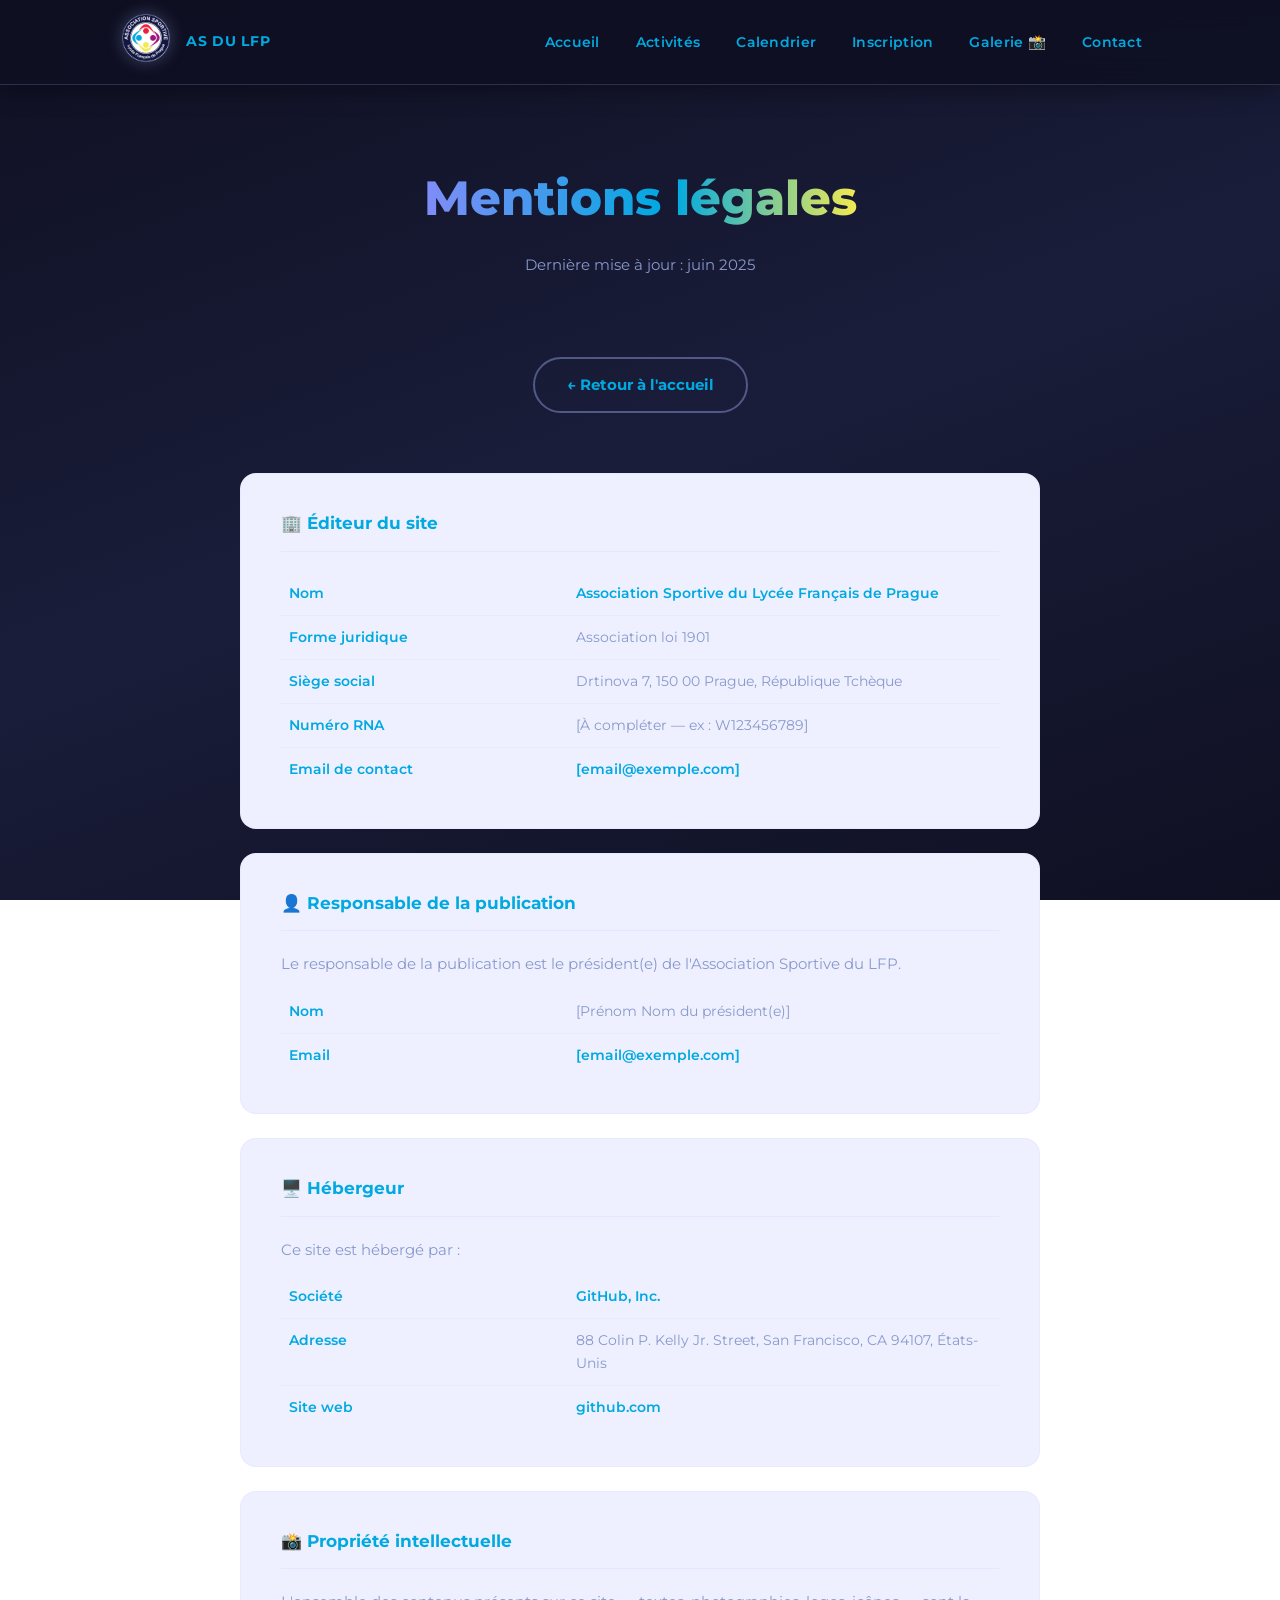
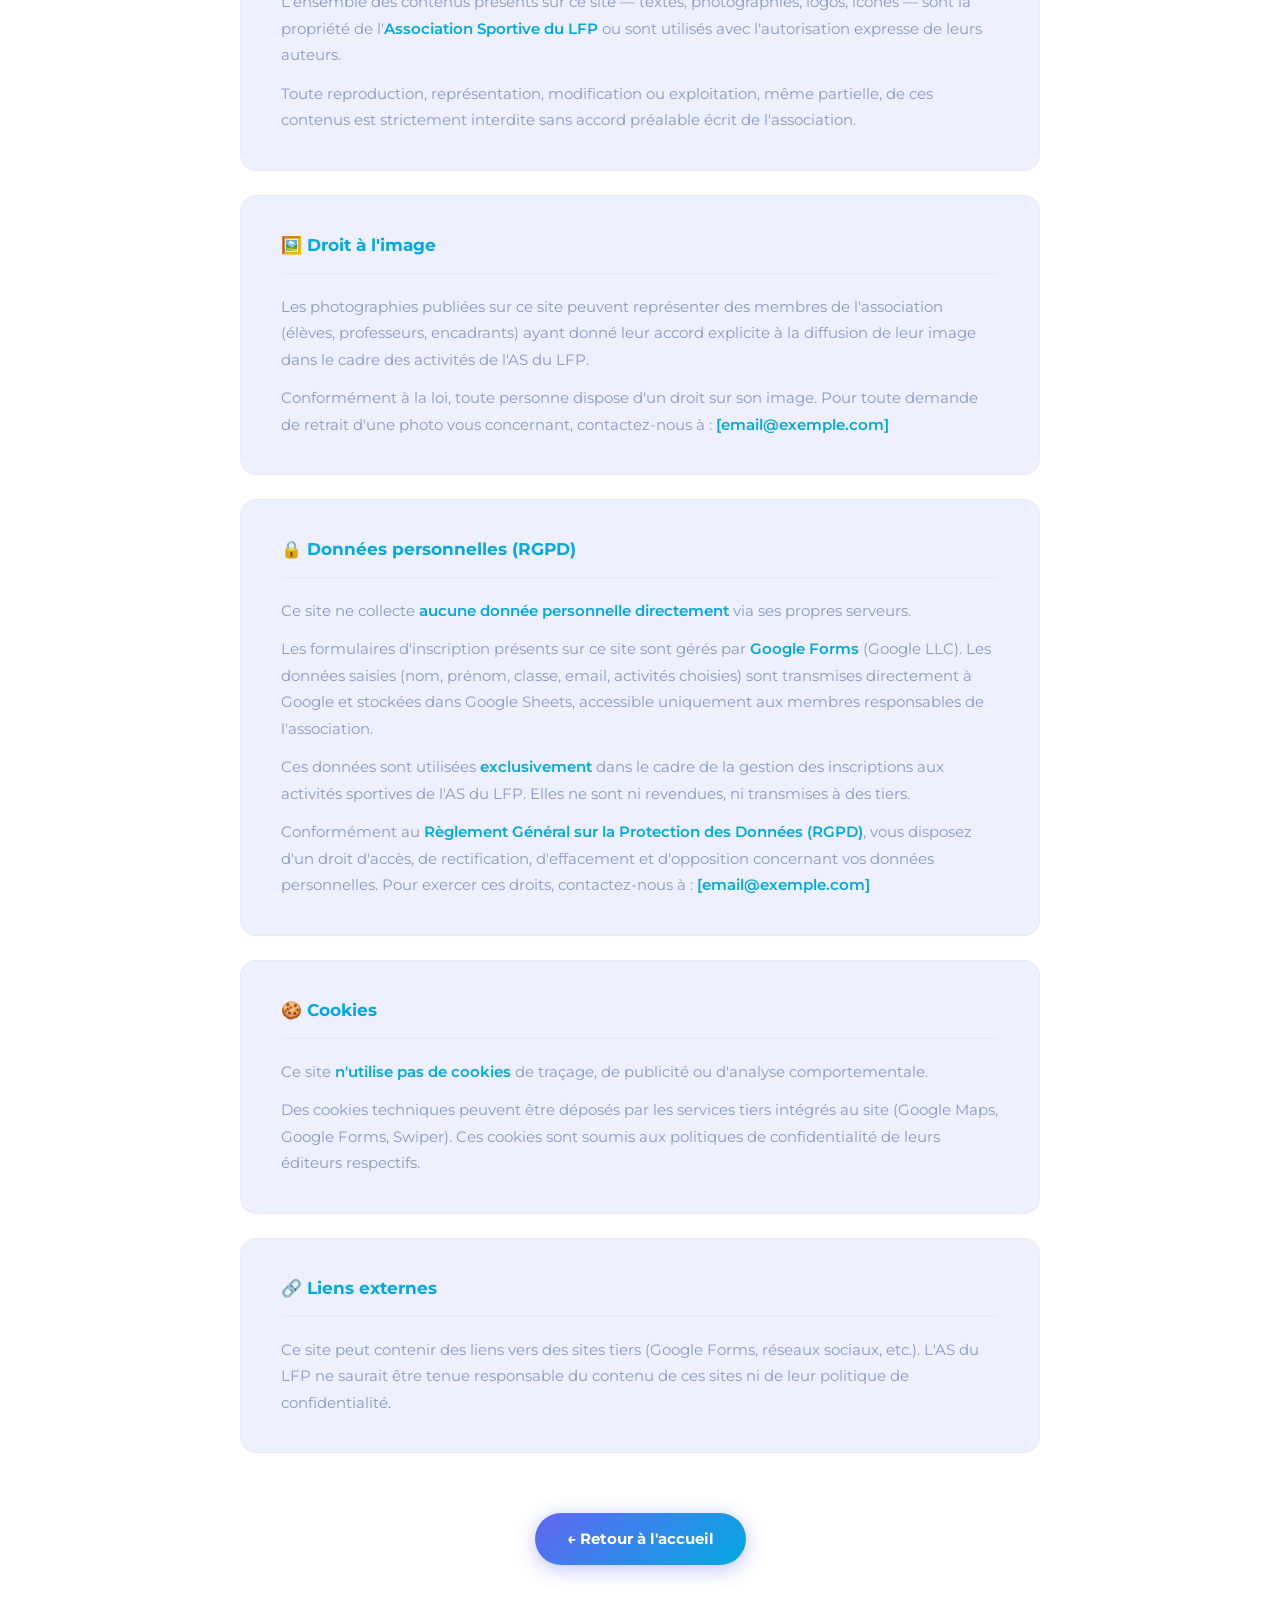
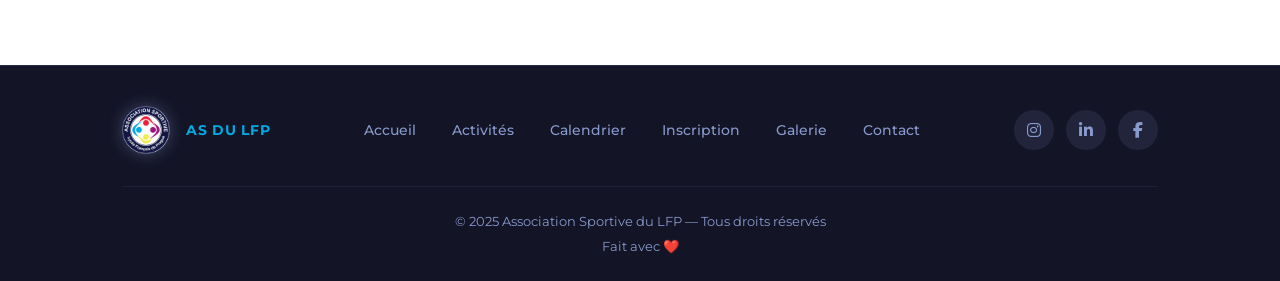
<file: mentions-legales.html>
<!DOCTYPE html>
<html lang="fr">
  <head>
    <meta charset="utf-8">
    <meta name="viewport" content="width=device-width, initial-scale=1">
    <title>Mentions légales — AS du LFP</title>
    <link rel="icon" type="image/png" href="img/Logos/logo-aslfp.png">
    <link rel="preconnect" href="https://fonts.googleapis.com">
    <link rel="preconnect" href="https://fonts.gstatic.com" crossorigin>
    <link href="https://fonts.googleapis.com/css2?family=Montserrat:wght@400;600;700;800&display=swap" rel="stylesheet">
    <link rel="stylesheet" href="CSS/styles.css">
    <link rel="stylesheet" href="https://cdnjs.cloudflare.com/ajax/libs/font-awesome/6.5.0/css/all.min.css">
    <style>
      /* ================================
         MENTIONS LÉGALES — styles locaux
      ================================ */
      .mentions-hero {
        padding: 160px 0 80px;
        text-align: center;
      }

      .mentions-hero h1 {
        font-size: clamp(2rem, 4vw, 3rem);
        font-weight: 800;
        color: #fff;
        margin-bottom: 16px;
      }

      .mentions-hero p {
        color: var(--texte-secondaire);
        font-size: 0.95rem;
      }

      .mentions-content {
        padding: 0 0 100px;
      }

      .mentions-grid {
        display: flex;
        flex-direction: column;
        gap: 24px;
        max-width: 800px;
        margin: 0 auto;
      }

      .mention-card {
        background: var(--fond-carte);
        border-radius: var(--radius);
        padding: 36px 40px;
        border: 1px solid rgba(165, 180, 252, 0.1);
        transition: border-color var(--transition);
      }

      .mention-card:hover {
        border-color: rgba(165, 180, 252, 0.25);
      }

      .mention-card h2 {
        font-size: 1.05rem;
        font-weight: 700;
        color: var(--accent);
        margin-bottom: 20px;
        padding-bottom: 14px;
        border-bottom: 1px solid rgba(165, 180, 252, 0.15);
        display: flex;
        align-items: center;
        gap: 10px;
      }

      .mention-card p {
        color: var(--texte-secondaire);
        font-size: 0.92rem;
        line-height: 1.8;
        margin-bottom: 12px;
      }

      .mention-card p:last-child {
        margin-bottom: 0;
      }

      .mention-card strong {
        color: var(--texte);
        font-weight: 600;
      }

      .mention-card a {
        color: var(--accent);
        text-decoration: none;
        font-weight: 600;
        transition: opacity var(--transition);
      }

      .mention-card a:hover {
        opacity: 0.75;
      }

      .mention-table {
        width: 100%;
        border-collapse: collapse;
        margin-top: 8px;
        font-size: 0.9rem;
      }

      .mention-table tr {
        border-bottom: 1px solid rgba(165, 180, 252, 0.1);
      }

      .mention-table tr:last-child {
        border-bottom: none;
      }

      .mention-table td {
        padding: 10px 8px;
        color: var(--texte-secondaire);
        vertical-align: top;
      }

      .mention-table td:first-child {
        font-weight: 600;
        color: var(--texte);
        width: 40%;
        white-space: nowrap;
      }

      .back-btn {
        text-align: center;
        margin-bottom: 60px;
      }

      /* Responsive */
      @media (max-width: 768px) {
        .mention-card {
          padding: 24px 20px;
        }

        .mention-table td:first-child {
          white-space: normal;
        }
      }
    </style>
  </head>

  <body>

    <!-- HEADER -->
    <header class="header">
      <div class="container">
        <div class="header-content">
          <div class="logo-section">
            <a href="index.html" class="logo-link">
              <img src="img/Logos/logo-aslfp.png" alt="Logo AS LFP" class="logo">
            </a>
            <span class="as-title">AS du LFP</span>
          </div>

          <!-- Menu desktop -->
          <nav class="main-nav desktop-nav">
            <ul>
              <li><a href="index.html#hero">Accueil</a></li>
              <li><a href="index.html#activites">Activités</a></li>
              <li><a href="index.html#calendrier">Calendrier</a></li>
              <li><a href="index.html#inscription">Inscription</a></li>
              <li><a href="galerie.html">Galerie 📸</a></li>
              <li><a href="index.html#contact">Contact</a></li>
            </ul>
          </nav>

          <!-- Bouton burger -->
          <button class="burger" aria-label="Ouvrir le menu">
            <span></span>
            <span></span>
            <span></span>
          </button>

          <!-- Menu mobile -->
          <nav class="main-nav mobile-nav">
            <ul>
              <li><a href="index.html#hero">Accueil</a></li>
              <li><a href="index.html#activites">Activités</a></li>
              <li><a href="index.html#calendrier">Calendrier</a></li>
              <li><a href="index.html#inscription">Inscription</a></li>
              <li><a href="galerie.html">Galerie 📸</a></li>
              <li><a href="index.html#contact">Contact</a></li>
            </ul>
          </nav>

        </div>
      </div>
    </header>

    <!-- HERO MENTIONS -->
    <section class="mentions-hero">
      <div class="container">
        <h1>
          <span class="as-highlight">Mentions</span>
          <span class="highlight"> légales</span>
        </h1>
        <p>Dernière mise à jour : juin 2025</p>
      </div>
    </section>

    <!-- CONTENU MENTIONS -->
    <section class="mentions-content">
      <div class="container">

        <div class="back-btn">
          <a href="index.html" class="btn btn-secondary">← Retour à l'accueil</a>
        </div>

        <div class="mentions-grid">

          <!-- 1. Éditeur -->
          <div class="mention-card">
            <h2>🏢 Éditeur du site</h2>
            <table class="mention-table">
              <tr>
                <td>Nom</td>
                <td><strong>Association Sportive du Lycée Français de Prague</strong></td>
              </tr>
              <tr>
                <td>Forme juridique</td>
                <td>Association loi 1901</td>
              </tr>
              <tr>
                <td>Siège social</td>
                <td>Drtinova 7, 150 00 Prague, République Tchèque</td>
              </tr>
              <tr>
                <td>Numéro RNA</td>
                <td>[À compléter — ex : W123456789]</td>
              </tr>
              <tr>
                <td>Email de contact</td>
                <td><a href="mailto:[email@exemple.com]">[email@exemple.com]</a></td>
              </tr>
            </table>
          </div>

          <!-- 2. Responsable publication -->
          <div class="mention-card">
            <h2>👤 Responsable de la publication</h2>
            <p>
              Le responsable de la publication est le président(e) de l'Association Sportive du LFP.
            </p>
            <table class="mention-table">
              <tr>
                <td>Nom</td>
                <td>[Prénom Nom du président(e)]</td>
              </tr>
              <tr>
                <td>Email</td>
                <td><a href="mailto:[email@exemple.com]">[email@exemple.com]</a></td>
              </tr>
            </table>
          </div>

          <!-- 3. Hébergeur -->
          <div class="mention-card">
            <h2>🖥️ Hébergeur</h2>
            <p>Ce site est hébergé par :</p>
            <table class="mention-table">
              <tr>
                <td>Société</td>
                <td><strong>GitHub, Inc.</strong></td>
              </tr>
              <tr>
                <td>Adresse</td>
                <td>88 Colin P. Kelly Jr. Street, San Francisco, CA 94107, États-Unis</td>
              </tr>
              <tr>
                <td>Site web</td>
                <td><a href="https://github.com" target="_blank" rel="noopener">github.com</a></td>
              </tr>
            </table>
          </div>

          <!-- 4. Propriété intellectuelle -->
          <div class="mention-card">
            <h2>📸 Propriété intellectuelle</h2>
            <p>
              L'ensemble des contenus présents sur ce site — textes, photographies, logos, icônes —
              sont la propriété de l'<strong>Association Sportive du LFP</strong> ou sont utilisés
              avec l'autorisation expresse de leurs auteurs.
            </p>
            <p>
              Toute reproduction, représentation, modification ou exploitation, même partielle,
              de ces contenus est strictement interdite sans accord préalable écrit de l'association.
            </p>
          </div>

          <!-- 5. Droit à l'image -->
          <div class="mention-card">
            <h2>🖼️ Droit à l'image</h2>
            <p>
              Les photographies publiées sur ce site peuvent représenter des membres de l'association
              (élèves, professeurs, encadrants) ayant donné leur accord explicite à la diffusion
              de leur image dans le cadre des activités de l'AS du LFP.
            </p>
            <p>
              Conformément à la loi, toute personne dispose d'un droit sur son image.
              Pour toute demande de retrait d'une photo vous concernant, contactez-nous à :
              <a href="mailto:[email@exemple.com]">[email@exemple.com]</a>
            </p>
          </div>

          <!-- 6. RGPD -->
          <div class="mention-card">
            <h2>🔒 Données personnelles (RGPD)</h2>
            <p>
              Ce site ne collecte <strong>aucune donnée personnelle directement</strong>
              via ses propres serveurs.
            </p>
            <p>
              Les formulaires d'inscription présents sur ce site sont gérés par
              <strong>Google Forms</strong> (Google LLC). Les données saisies
              (nom, prénom, classe, email, activités choisies) sont transmises directement
              à Google et stockées dans Google Sheets, accessible uniquement
              aux membres responsables de l'association.
            </p>
            <p>
              Ces données sont utilisées <strong>exclusivement</strong> dans le cadre
              de la gestion des inscriptions aux activités sportives de l'AS du LFP.
              Elles ne sont ni revendues, ni transmises à des tiers.
            </p>
            <p>
              Conformément au <strong>Règlement Général sur la Protection des Données (RGPD)</strong>,
              vous disposez d'un droit d'accès, de rectification, d'effacement et d'opposition
              concernant vos données personnelles. Pour exercer ces droits, contactez-nous à :
              <a href="mailto:[email@exemple.com]">[email@exemple.com]</a>
            </p>
          </div>

          <!-- 7. Cookies -->
          <div class="mention-card">
            <h2>🍪 Cookies</h2>
            <p>
              Ce site <strong>n'utilise pas de cookies</strong> de traçage, de publicité
              ou d'analyse comportementale.
            </p>
            <p>
              Des cookies techniques peuvent être déposés par les services tiers intégrés
              au site (Google Maps, Google Forms, Swiper). Ces cookies sont soumis aux
              politiques de confidentialité de leurs éditeurs respectifs.
            </p>
          </div>

          <!-- 8. Liens externes -->
          <div class="mention-card">
            <h2>🔗 Liens externes</h2>
            <p>
              Ce site peut contenir des liens vers des sites tiers (Google Forms, réseaux sociaux, etc.).
              L'AS du LFP ne saurait être tenue responsable du contenu de ces sites
              ni de leur politique de confidentialité.
            </p>
          </div>

        </div><!-- fin mentions-grid -->

        <div class="back-btn" style="margin-top: 60px; margin-bottom: 0;">
          <a href="index.html" class="btn">← Retour à l'accueil</a>
        </div>

      </div>
    </section>

    <!-- FOOTER -->
    <footer class="footer">
      <div class="container">
        <div class="footer-content">
          <div class="logo-section">
            <img src="img/Logos/logo-aslfp.png" alt="Logo AS LFP" class="logo">
            <span class="as-title">AS du LFP</span>
          </div>

          <nav class="footer-nav">
            <a href="index.html#hero">Accueil</a>
            <a href="index.html#activites">Activités</a>
            <a href="index.html#calendrier">Calendrier</a>
            <a href="index.html#inscription">Inscription</a>
            <a href="galerie.html">Galerie</a>
            <a href="index.html#contact">Contact</a>
          </nav>

          <div class="social-links">
            <a target="_blank" href="#" title="Instagram">
              <i class="fa-brands fa-instagram"></i>
            </a>
            <a target="_blank" href="https://cz.linkedin.com/school/lyc%C3%A9e-fran%C3%A7ais-de-prague/" title="Linkedin">
              <i class="fa-brands fa-linkedin-in"></i>
            </a>
            <a target="_blank" href="https://www.facebook.com/lyceefrancaisprague/#" title="Facebook">
              <i class="fa-brands fa-facebook-f"></i>
            </a>
          </div>
        </div>

        <div class="footer-bottom">
          <p>© 2025 Association Sportive du LFP — Tous droits réservés</p>
          <p style="margin-top:4px;">Fait avec ❤️</p>
        </div>
      </div>
    </footer>

    <script src="JS/script.js"></script>

  </body>
</html>
</file>
<file: CSS/styles.css>
/* ================================
   VARIABLES & BASE
================================ */
:root {
  --fond: #F8F9FF;
  --fond-section: #FFFFFF;
  --fond-carte: #EEF0FF;
  --accent: #02A9E1;
  --accent-2: #F3EA4F;
  --texte: #02A9E1;
  --texte-secondaire: #8899cc;
  --radius: 16px;
  --radius-sm: 8px;
  --ombre: 0 8px 32px rgba(0,0,0,0.4);
  --transition: 0.3s ease;
}

* {
  margin: 0;
  padding: 0;
  box-sizing: border-box;
}

html {
  scroll-behavior: smooth;
}

body {
  background: linear-gradient(160deg, #0f1022 0%, #1a1d3a 50%, #0f1022 100%) fixed;
  color: var(--texte);
  font-family: 'Montserrat', sans-serif;
  font-size: 16px;
  line-height: 1.6;
}

.container {
  max-width: 1100px;
  margin: 0 auto;
  padding: 0 32px;
}

/* ================================
   HEADER
================================ */
.header {
  position: fixed;
  top: 0;
  left: 0;
  width: 100%;
  background: rgba(15, 16, 34, 0.92);
  backdrop-filter: blur(14px);
  -webkit-backdrop-filter: blur(14px);
  border-bottom: 1px solid rgba(165, 180, 252, 0.2);
  z-index: 1000;
  box-shadow: 0 4px 24px rgba(0,0,0,0.4);
}

.header-content {
  display: flex;
  align-items: center;
  justify-content: space-between;
  padding: 14px 0;
}

.logo-section {
  display: flex;
  align-items: center;
  gap: 16px;
}

.logo {
  height: 48px;
  filter: drop-shadow(0 0 8px rgba(165, 180, 252, 0.3));
}

.as-title {
  font-size: 0.9rem;
  font-weight: 700;
  color: var(--accent);
  letter-spacing: 0.05em;
  text-transform: uppercase;
}

.desktop-nav ul {
  list-style: none;
  display: flex;
  gap: 4px;
}

.desktop-nav a {
  color: var(--texte);
  text-decoration: none;
  font-size: 0.9rem;
  font-weight: 600;
  padding: 8px 16px;
  border-radius: 50px;
  transition: background var(--transition), color var(--transition);
  letter-spacing: 0.02em;
}

.desktop-nav a:hover,
.desktop-nav a.active {
  background: rgba(165, 180, 252, 0.15);
  color: #F3EA4F;
}

.header-scrolled {
  box-shadow: 0 8px 32px rgba(0,0,0,0.6);
  background: rgba(15, 16, 34, 0.98);
}

/* ================================
   HERO
================================ */
.hero {
  position: relative;
  height: 100vh;
  min-height: 600px;
  display: flex;
  align-items: center;
  justify-content: center;
  overflow: hidden;
}

.hero-background {
  position: absolute;
  inset: 0;
  z-index: 0;
}

.hero-background img {
  width: 100%;
  height: 100%;
  object-fit: cover;
  object-position: center;
}

.hero-background::after {
  content: '';
  position: absolute;
  inset: 0;
  background: linear-gradient(to bottom,
    rgba(15, 16, 34, 0.55) 0%,
    rgba(15, 16, 34, 0.7) 60%,
    rgba(15, 16, 34, 0.95) 100%
  );
}

.hero-content {
  position: relative;
  z-index: 2;
  text-align: center;
  padding: 0 24px;
  max-width: 800px;
}

.hero-text h2 {
  font-size: clamp(2rem, 5vw, 3.5rem);
  font-weight: 700;
  line-height: 1.2;
  margin-bottom: 20px;
  color: #fff;
}

.highlight {
  background: linear-gradient(90deg, var(--accent), var(--accent-2));
  -webkit-background-clip: text;
  background-clip: text;
  -webkit-text-fill-color: transparent;
}

.as-highlight {
  background: linear-gradient(90deg, #818cf8, var(--accent));
  -webkit-background-clip: text;
  background-clip: text;
  -webkit-text-fill-color: transparent;
}

.hero-text p {
  font-size: 1.1rem;
  color: rgba(255,255,255,0.8);
  margin-bottom: 36px;
}

.btn {
  display: inline-flex;
  align-items: center;
  gap: 10px;
  background: linear-gradient(135deg, #6366f1, var(--accent));
  color: #fff;
  font-family: 'Montserrat', sans-serif;
  font-weight: 700;
  font-size: 0.95rem;
  padding: 14px 32px;
  border-radius: 50px;
  border: none;
  cursor: pointer;
  text-decoration: none;
  transition: transform var(--transition), box-shadow var(--transition);
  box-shadow: 0 4px 20px rgba(99, 102, 241, 0.4);
}

.btn:hover {
  transform: translateY(-3px);
  box-shadow: 0 8px 28px rgba(99, 102, 241, 0.6);
}

.btn-secondary {
  background: transparent;
  border: 2px solid rgba(165, 180, 252, 0.4);
  color: var(--texte);
  box-shadow: none;
}

.btn-secondary:hover {
  background: rgba(165, 180, 252, 0.1);
  border-color: var(--accent);
}

.scroll-down {
  position: absolute;
  bottom: 32px;
  left: 50%;
  transform: translateX(-50%);
  z-index: 2;
}

.scroll-down a {
  color: rgba(255,255,255,0.5);
  font-size: 1.4rem;
  text-decoration: none;
  animation: bounce 2s infinite;
}

@keyframes bounce {
  0%, 100% { transform: translateY(0); }
  50% { transform: translateY(8px); }
}

/* ================================
   SECTIONS COMMUNES
================================ */
.section-title {
  text-align: center;
  font-size: clamp(1.6rem, 3vw, 2.2rem);
  font-weight: 700;
  color: var(--texte);
  margin-bottom: 12px;
}

.underline {
  width: 60px;
  height: 4px;
  background: linear-gradient(90deg, #6366f1, var(--accent));
  border-radius: 2px;
  margin: 0 auto 48px;
}

.fade-up {
  opacity: 0;
  transform: translateY(30px);
  transition: opacity 0.6s ease, transform 0.6s ease;
}

.fade-up.visible {
  opacity: 1;
  transform: translateY(0);
}

.activite-card:nth-child(2) { transition-delay: 0.1s; }
.activite-card:nth-child(3) { transition-delay: 0.2s; }
.activite-card:nth-child(4) { transition-delay: 0.3s; }
.activite-card:nth-child(5) { transition-delay: 0.4s; }
.activite-card:nth-child(6) { transition-delay: 0.5s; }

/* ================================
   ACTIVITES
================================ */
.activites {
  padding: 100px 0 80px;
  background: var(--fond-section);
}

.activites-grid {
  display: grid;
  grid-template-columns: repeat(auto-fill, minmax(300px, 1fr));
  gap: 24px;
  margin-top: 48px;
}

.activite-card {
  background: var(--fond-carte);
  border-radius: var(--radius);
  padding: 28px 24px;
  display: flex;
  flex-direction: column;      /* ← Clé : empilage vertical */
  align-items: center;
  text-align: center;
  gap: 0;
  border: 1px solid rgba(165, 180, 252, 0.1);
  box-shadow: var(--ombre);
  transition: transform var(--transition), border-color var(--transition), box-shadow var(--transition);
}

.activite-card:hover {
  transform: translateY(-6px);
  border-color: rgba(165, 180, 252, 0.35);
  box-shadow: 0 16px 40px rgba(0,0,0,0.5);
}

.activite-icon-wrapper {
  background: #ffffff;
  border-radius: 50%;
  width: 80px;
  height: 80px;
  display: flex;
  align-items: center;
  justify-content: center;
  flex-shrink: 0;
  box-shadow: 0 4px 15px rgba(0,0,0,0.12);
  margin-bottom: 20px;         /* Espace sous l'icône */
}

.activite-icon {
  width: 44px;
  height: 44px;
  object-fit: contain;
}

.activite-title {
  font-size: 1.1rem;
  font-weight: 700;
  color: var(--texte);
  margin-bottom: 14px;
  text-transform: capitalize;
}

.activite-schedule {
  font-size: 0.85rem;
  color: var(--texte-secondaire);
  margin-bottom: 6px;
}

.location {
  color: var(--accent);
  font-weight: 600;
  font-style: italic;          /* Comme sur l'image */
}

.activite-details {
  display: flex;
  flex-wrap: wrap;
  justify-content: center;     /* Badges centrés */
  gap: 8px;
  margin-top: 16px;
}

.detail-badge {
  background: transparent;
  color: var(--texte-secondaire);
  font-size: 0.78rem;
  font-weight: 500;
  padding: 4px 14px;
  border-radius: 50px;
  border: 1px solid rgba(165, 180, 252, 0.35);
}

/* ================================
   CALENDRIER
================================ */
.calendrier-section {
  padding: 100px 0;
  background: var(--fond);
}

.calendrier-container {
  display: grid;
  grid-template-columns: 1fr 340px;
  gap: 32px;
  margin-top: 48px;
  align-items: stretch;
}

#calendar {
  background: #ffffff;
  border-radius: 10px;
  padding: 22px;
  border: 1px solid rgba(0,0,0,0.06);
  box-shadow: 0 8px 24px rgba(18,24,40,0.04);
  color: #222;
  min-width: 0;
  overflow: hidden;
}

.fc {
  color: var(--texte);
}

.fc .fc-toolbar {
  display: flex;
  justify-content: space-between;
  align-items: center;
  gap: 12px;
  margin-bottom: 12px;
  flex-wrap: wrap;
}

.fc .fc-button {
  background: #27323a;
  color: #fff;
  border: none;
  padding: 8px 12px;
  border-radius: 8px;
  font-weight: 700;
  box-shadow: none;
  height: 36px;
}

.fc .fc-button:hover {
  filter: brightness(0.95);
  transform: translateY(-1px);
}

.fc .fc-button.fc-button-primary {
  background: #6b7378;
}

.fc .fc-toolbar-title {
  font-size: 1.2rem;
  font-weight: 800;
  color: #222;
  letter-spacing: 0.2px;
  text-transform: lowercase;
  text-align: center;
}

.fc .fc-toolbar-chunk:last-child .fc-button {
  background: #27323a;
  margin-left: 8px;
}

.fc .fc-daygrid-day {
  border: 1px solid rgba(34,34,34,0.06);
  background: transparent;
  min-height: 84px;
}

.fc .fc-daygrid-day-number {
  color: #8a94a0;
  font-weight: 600;
  padding: 6px 8px;
  font-size: 0.9rem;
}

.fc .fc-daygrid-day.fc-day-today {
  background: #fff8e6;
}

/* Force events to not overflow their day cell */
.fc .fc-daygrid-event {
  background: #0b86c2;
  color: #fff;
  border-radius: 6px;
  font-size: 0.78rem;
  padding: 4px 6px;
  margin: 4px 2px 0 2px;
  display: block;
  white-space: nowrap;
  overflow: hidden;
  text-overflow: ellipsis;
}

.fc .fc-daygrid-event:hover {
  white-space: normal;
  overflow: visible;
  position: relative;
  z-index: 999;
}

.fc .fc-daygrid-event-harness {
  overflow: visible;
}

.fc .fc-daygrid-day-events {
  overflow: visible;
}

.fc .fc-daygrid-event:hover .fc-event-title {
  white-space: normal;
  overflow: visible;
  text-overflow: unset;
}

.fc .fc-event-title {
  white-space: nowrap;
  overflow: hidden;
  text-overflow: ellipsis;
  max-width: 100%;
}

/* Prevent multi-day event bars from spanning across cells visually */
.fc .fc-daygrid-dot-event,
.fc .fc-daygrid-block-event {
  max-width: 100%;
}

.fc-direction-ltr .fc-daygrid-event.fc-event-end,
.fc-direction-ltr .fc-daygrid-event.fc-event-start {
  margin-left: 2px;
  margin-right: 2px;
}


/* ================================
   PROCHAINS ÉVÉNEMENTS (sidebar)
================================ */
.upcoming-events {
  background: #ffffff;
  border-radius: 14px;
  padding: 28px;
  border: 1px solid rgba(0,0,0,0.06);
  box-shadow: 0 8px 24px rgba(18,24,40,0.04);
  display: flex;
  flex-direction: column;
}


.upcoming-events h3 {
  font-size: 1.1rem;
  font-weight: 800;
  color: #222;
  margin-bottom: 20px;
  padding-bottom: 14px;
  border-bottom: 2px solid #f0f2f5;
  flex-shrink: 0;
}

#upcoming-events {
  overflow-y: auto;
  flex: 1;
  padding-right: 6px;
}

#upcoming-events::-webkit-scrollbar {
  width: 5px;
}

#upcoming-events::-webkit-scrollbar-track {
  background: transparent;
}

#upcoming-events::-webkit-scrollbar-thumb {
  background: #d0d5dd;
  border-radius: 10px;
}

#upcoming-events::-webkit-scrollbar-thumb:hover {
  background: #b0b8c4;
}


.upcoming-event-card {
  display: flex;
  flex-direction: column;
  gap: 8px;
  padding: 18px;
  background: #f8f9fc;
  border-radius: 12px;
  border-left: 4px solid var(--accent);
  transition: transform 0.2s ease, box-shadow 0.2s ease;
  margin-bottom: 12px;
}

.upcoming-event-card:hover {
  transform: translateY(-2px);
  box-shadow: 0 6px 20px rgba(0,0,0,0.06);
}

.upcoming-event-date {
  font-size: 0.78rem;
  font-weight: 600;
  color: #9aa6b2;
  text-transform: uppercase;
  letter-spacing: 0.5px;
}

.upcoming-event-title {
  font-size: 1rem;
  font-weight: 700;
  color: #222;
  line-height: 1.3;
}

.upcoming-event-details {
  display: flex;
  flex-direction: column;
  gap: 4px;
  margin-top: 4px;
}
.upcoming-event-type-row {
  display: flex;
  justify-content: space-between;
  align-items: center;
}

.upcoming-event-countdown {
  font-size: 0.82rem;
  color: #6d7680;
  white-space: nowrap;
}

.upcoming-event-details span {
  font-size: 0.82rem;
  color: #6d7680;
  line-height: 1.4;
}

.upcoming-event-card .btn-inscription {
  display: inline-flex;
  align-items: center;
  justify-content: center;
  margin-top: 10px;
  padding: 10px 20px;
  font-size: 0.85rem;
  font-weight: 700;
  color: #fff;
  background: linear-gradient(135deg, var(--accent) 0%, #04c0ff 100%);
  border-radius: 8px;
  text-decoration: none;
  transition: transform 0.2s ease, box-shadow 0.2s ease;
  box-shadow: 0 4px 14px rgba(2, 169, 225, 0.2);
  align-self: center;
}

.upcoming-event-card .btn-inscription:hover {
  transform: translateY(-2px);
  box-shadow: 0 6px 20px rgba(2, 169, 225, 0.35);
}

/* Couleur de bordure gauche selon le type */
.upcoming-event-card.type-competition {
  border-left-color: #e74c3c;
}

.upcoming-event-card.type-important {
  border-left-color: #9b59b6;
}

.upcoming-event-card.type-sortie {
  border-left-color: #2ecc71;
}

.upcoming-event-card.type-tournoi {
  border-left-color: #f39c12;
}


/* ================================
   GALERIE
================================ */
.galerie {
  padding: 100px 0;
  background: var(--fond-section);
}

.galerie-intro {
  text-align: center;
  color: var(--texte-secondaire);
  font-size: 1rem;
  margin-top: -32px;
  margin-bottom: 16px;
}

.carousel-container {
  margin-top: 48px;
  max-width: 900px;
  margin-left: auto;
  margin-right: auto;
}

.mySwiper {
  border-radius: var(--radius);
  overflow: hidden;
  box-shadow: 0 12px 40px rgba(0, 0, 0, 0.3);
}

.swiper-slide {
  overflow: hidden;
}

.slide-content {
  position: relative;
  overflow: hidden;
}

.carousel-img {
  width: 100%;
  height: 480px;
  object-fit: cover;
  display: block;
  transition: transform 0.6s ease;
}

.swiper-slide:hover .carousel-img {
  transform: scale(1.03);
}

.slide-caption {
  position: absolute;
  bottom: 0;
  left: 0;
  right: 0;
  padding: 24px 28px;
  background: linear-gradient(to top, rgba(0, 0, 0, 0.75) 0%, transparent 100%);
  color: #fff;
  transform: translateY(100%);
  transition: transform 0.4s ease;
}

.swiper-slide:hover .slide-caption,
.swiper-slide-active .slide-caption {
  transform: translateY(0);
}

.slide-caption h4 {
  font-size: 1.1rem;
  font-weight: 700;
  margin-bottom: 4px;
}

.slide-caption p {
  font-size: 0.85rem;
  opacity: 0.8;
}

/* Flèches navigation */
.swiper-button-next,
.swiper-button-prev {
  color: #fff !important;
  background: rgba(15, 16, 34, 0.6);
  backdrop-filter: blur(8px);
  width: 48px !important;
  height: 48px !important;
  border-radius: 50%;
  transition: background var(--transition), transform var(--transition);
}

.swiper-button-next:hover,
.swiper-button-prev:hover {
  background: rgba(99, 102, 241, 0.8);
  transform: scale(1.1);
}

.swiper-button-next::after,
.swiper-button-prev::after {
  font-size: 1rem !important;
  font-weight: 700;
}

/* Pagination */
.swiper-pagination {
  bottom: 16px !important;
}

.swiper-pagination-bullet {
  background: rgba(255, 255, 255, 0.5) !important;
  width: 10px;
  height: 10px;
  opacity: 1 !important;
  transition: all var(--transition);
}

.swiper-pagination-bullet-active {
  background: #fff !important;
  width: 28px;
  border-radius: 5px;
}

/* Responsive galerie */
@media (max-width: 768px) {
  .carousel-img {
    height: 320px;
  }

  .slide-caption {
    transform: translateY(0);
    padding: 16px 20px;
  }

  .swiper-button-next,
  .swiper-button-prev {
    width: 38px !important;
    height: 38px !important;
  }
}

@media (max-width: 480px) {
  .carousel-img {
    height: 240px;
  }

  .slide-caption h4 {
    font-size: 0.95rem;
  }

  .carousel-container {
    margin-top: 32px;
  }
}


/* ================================
   INSCRIPTION
================================ */
.inscription-section {
  padding: 100px 0;
  background: var(--fond);
}

.inscription-intro {
  text-align: center;
  color: var(--texte-secondaire);
  margin-bottom: 48px;
  font-size: 0.95rem;
  line-height: 1.8;
}

.inscription-form {
  background: var(--fond-carte);
  border-radius: var(--radius);
  padding: 48px;
  border: 1px solid rgba(165, 180, 252, 0.1);
  max-width: 760px;
  margin: 0 auto;
}

.form-row {
  display: grid;
  grid-template-columns: 1fr 1fr;
  gap: 24px;
  margin-bottom: 24px;
}

.form-group {
  display: flex;
  flex-direction: column;
  gap: 8px;
  margin-bottom: 24px;
}

.form-group label {
  font-size: 0.88rem;
  font-weight: 600;
  color: var(--texte-secondaire);
  text-transform: uppercase;
  letter-spacing: 0.04em;
}

.form-group input[type="text"],
.form-group input[type="email"],
.form-group select,
.form-group textarea {
  background: rgba(255,255,255,0.05);
  border: 1px solid rgba(165, 180, 252, 0.2);
  border-radius: var(--radius-sm);
  color: var(--texte);
  font-family: 'Montserrat', sans-serif;
  font-size: 0.95rem;
  padding: 12px 16px;
  outline: none;
  transition: border-color var(--transition), box-shadow var(--transition);
}

.form-group input:focus,
.form-group select:focus,
.form-group textarea:focus {
  border-color: var(--accent);
  box-shadow: 0 0 0 3px rgba(165, 180, 252, 0.15);
}

.activites-checkboxes {
  display: grid;
  grid-template-columns: repeat(auto-fit, minmax(140px, 1fr));
  gap: 10px;
  margin-top: 8px;
  min-width: 0;
}

.checkbox-group {
  display: flex;
  align-items: center;
  gap: 10px;
  background: rgba(165, 180, 252, 0.06);
  border: 1px solid rgba(165, 180, 252, 0.15);
  border-radius: var(--radius-sm);
  padding: 8px 10px;
  cursor: pointer;
  transition: background var(--transition), border-color var(--transition);
  white-space: normal;
}

.checkbox-group:hover {
  background: rgba(165, 180, 252, 0.12);
  border-color: rgba(165, 180, 252, 0.3);
}

.checkbox-group input[type="checkbox"] {
  accent-color: var(--accent);
  width: 16px;
  height: 16px;
  cursor: pointer;
}

.checkbox-group label {
  font-size: 0.88rem;
  font-weight: 600;
  color: var(--texte);
  cursor: pointer;
  text-transform: none;
  letter-spacing: 0;
}

.consent {
  flex-direction: row;
  align-items: flex-start;
  gap: 12px;
  flex-wrap: wrap;
}

.consent input {
  margin-top: 3px;
  flex-shrink: 0;
  accent-color: var(--accent);
  width: 16px;
  height: 16px;
}

.consent label {
  font-size: 0.82rem;
  color: var(--texte-secondaire);
  text-transform: none;
  letter-spacing: 0;
}

.form-actions {
  display: flex;
  gap: 12px;
  justify-content: center;
  flex-wrap: wrap;
}

.inscription-form img,
.inscription-form iframe,
.inscription-form .wide-element {
  max-width: 100%;
  height: auto;
  display: block;
}

/* ================================
   INSCRIPTION CTA (Google Form)
================================ */
.inscription-cta {
  display: flex;
  flex-direction: column;
  align-items: center;
  gap: 24px;
  margin-top: 48px;
}

.btn-inscription-main {
  display: inline-flex;
  align-items: center;
  gap: 10px;
  padding: 18px 40px;
  font-size: 1.15rem;
  font-weight: 800;
  border-radius: 14px;
  background: linear-gradient(135deg, var(--accent) 0%, #04c0ff 100%);
  color: #fff;
  text-decoration: none;
  border: none;
  cursor: pointer;
  transition: transform 0.2s ease, box-shadow 0.2s ease;
  box-shadow: 0 8px 32px rgba(2, 169, 225, 0.25);
  letter-spacing: 0.3px;
}

.btn-inscription-main:hover {
  transform: translateY(-3px) scale(1.02);
  box-shadow: 0 12px 40px rgba(2, 169, 225, 0.35);
}

.btn-inscription-main:active {
  transform: translateY(0);
}

.inscription-note {
  text-align: center;
  color: var(--texte-secondaire);
  font-size: 0.85rem;
  line-height: 1.6;
  opacity: 0.8;
}

/* ================================
   CONTACT
================================ */
.contact {
  padding: 100px 0;
  background: var(--fond-section);
}

.contact-container {
  display: grid;
  grid-template-columns: 1fr 1.5fr;
  gap: 40px;
  margin-top: 48px;
  align-items: start;
}

.contact-info {
  display: flex;
  flex-direction: column;
  gap: 24px;
}

.contact-item {
  background: var(--fond-carte);
  border-radius: var(--radius);
  padding: 24px;
  border: 1px solid rgba(165, 180, 252, 0.1);
}

.contact-item h3 {
  font-size: 0.9rem;
  font-weight: 700;
  color: var(--accent);
  margin-bottom: 8px;
  display: flex;
  align-items: center;
  gap: 8px;
}

.contact-item p {
  color: var(--texte-secondaire);
  font-size: 0.9rem;
  line-height: 1.6;
}

.contact-map iframe {
  width: 100%;
  height: 360px;
  border-radius: var(--radius);
  border: 1px solid rgba(165, 180, 252, 0.1);
  filter: grayscale(30%) brightness(0.85);
}

/* ================================
   FOOTER
================================ */
.footer {
  background: rgba(15, 16, 34, 0.98);
  border-top: 1px solid rgba(165, 180, 252, 0.15);
  padding: 40px 0 24px;
}

.footer-content {
  display: flex;
  align-items: center;
  justify-content: space-between;
  margin-bottom: 32px;
  flex-wrap: wrap;
  gap: 20px;
}

.footer-nav {
  display: flex;
  gap: 8px;
  flex-wrap: wrap;
}

.footer-nav a {
  color: var(--texte-secondaire);
  text-decoration: none;
  font-size: 0.88rem;
  font-weight: 500;
  padding: 6px 14px;
  border-radius: 50px;
  transition: color var(--transition), background var(--transition);
}

.footer-nav a:hover {
  color: var(--accent);
  background: rgba(165, 180, 252, 0.1);
}

.social-links {
  display: flex;
  gap: 12px;
}

.social-links a {
  color: var(--texte-secondaire);
  background: rgba(165, 180, 252, 0.1);
  width: 40px;
  height: 40px;
  border-radius: 50%;
  display: flex;
  align-items: center;
  justify-content: center;
  font-size: 1rem;
  text-decoration: none;
  transition: color var(--transition), background var(--transition), transform var(--transition);
}

.social-links a:hover {
  color: var(--accent);
  background: rgba(165, 180, 252, 0.2);
  transform: translateY(-3px);
}

.footer-bottom {
  text-align: center;
  padding-top: 24px;
  border-top: 1px solid rgba(165, 180, 252, 0.08);
  color: var(--texte-secondaire);
  font-size: 0.82rem;
}

/* ================================
   BURGER MENU
================================ */
.burger {
  display: none;
  flex-direction: column;
  gap: 5px;
  background: none;
  border: none;
  cursor: pointer;
  padding: 8px;
  z-index: 1100;
  position: relative;
  width: 32px;
  height: 32px;
}

.burger span {
  display: block;
  width: 100%;
  height: 2px;
  background: var(--texte);
  border-radius: 2px;
  transition: all 0.3s ease;
  position: absolute;
  left: 0;
}

.burger span:nth-child(1) { top: 8px; }
.burger span:nth-child(2) { top: 14px; }
.burger span:nth-child(3) { top: 20px; }

.burger-open span:nth-child(1) {
  transform: translateY(6px) rotate(45deg);
}

.burger-open span:nth-child(2) {
  opacity: 0;
}

.burger-open span:nth-child(3) {
  transform: translateY(-6px) rotate(-45deg);
}

.mobile-nav {
  position: fixed;
  top: 0;
  right: -100%;
  width: 75%;
  max-width: 320px;
  height: 100vh;
  background: rgba(15, 16, 34, 0.98);
  padding: 100px 32px 40px;
  transition: right 0.4s ease;
  border-left: 1px solid rgba(165, 180, 252, 0.15);
  z-index: 1000;
}

.mobile-nav.nav-open {
  right: 0;
}

.mobile-nav ul {
  list-style: none;
  display: flex;
  flex-direction: column;
  gap: 8px;
}

.mobile-nav a {
  color: var(--texte);
  text-decoration: none;
  font-size: 1.1rem;
  font-weight: 600;
  padding: 14px 20px;
  border-radius: 8px;
  display: block;
  transition: background var(--transition), color var(--transition);
}

.mobile-nav a:hover {
  background: rgba(165, 180, 252, 0.15);
  color: #F3EA4F;
}

/* ================================
   TOAST NOTIFICATION
================================ */
.toast {
  position: fixed;
  bottom: 32px;
  left: 50%;
  transform: translateX(-50%) translateY(20px);
  background: #1e2460;
  color: #fff;
  padding: 16px 28px;
  border-radius: 50px;
  font-weight: 600;
  font-size: 0.95rem;
  box-shadow: 0 8px 32px rgba(0,0,0,0.4);
  z-index: 9999;
  opacity: 0;
  transition: all 0.4s ease;
  white-space: nowrap;
}

.toast-visible {
  opacity: 1;
  transform: translateX(-50%) translateY(0);
}

.toast-success { border-left: 4px solid #02A9E1; }
.toast-warning { border-left: 4px solid #F3EA4F; }

/* ================================
   RESPONSIVE
================================ */
@media (max-width: 900px) {
  .calendrier-container {
    grid-template-columns: 1fr;
    gap: 24px;
  }

  .upcoming-events {
    order: 2;
  }
}

@media (max-width: 768px) {
  .burger,
  .mobile-nav {
    display: flex;
  }

  .desktop-nav {
    display: none;
  }

  .header-content {
    padding: 14px 20px;
  }

  .calendrier-container {
    grid-template-columns: 1fr;
    gap: 18px;
  }

  #calendar {
    min-height: auto;
  }

  .event-card {
    flex-direction: column;
    gap: 12px;
  }

  .event-date {
    min-width: auto;
    margin-bottom: 8px;
  }

  .events-list {
    gap: 16px;
  }

  .contact-container {
    grid-template-columns: 1fr;
    gap: 24px;
  }

  .contact-map iframe {
    height: 260px;
  }
}

@media (max-width: 820px) {
  .inscription-form {
    padding: 28px;
    max-width: 720px;
  }

  .form-row {
    grid-template-columns: 1fr;
  }

  .activites-checkboxes {
    grid-template-columns: repeat(auto-fit, minmax(160px, 1fr));
  }
}

@media (max-width: 480px) {
  .inscription-form {
    padding: 18px;
  }

  .form-row {
    gap: 12px;
  }

  .form-group label {
    font-size: 0.82rem;
  }

  .form-group input,
  .form-group select,
  .form-group textarea {
    padding: 10px;
    font-size: 0.92rem;
  }

  .activites-checkboxes {
    grid-template-columns: 1fr 1fr;
    gap: 8px;
  }

  #calendar {
    padding: 14px;
  }

  .fc .fc-toolbar {
    flex-direction: column;
    gap: 8px;
  }

  .event-card {
    padding: 12px;
  }

  .event-date {
    padding: 6px;
  }

  .event-day {
    font-size: 1.2rem;
  }

  .contact-map iframe {
    height: 220px;
  }

  .contact-info h3,
  .contact-info p {
    font-size: 0.95rem;
  }

  .container {
    padding-left: 20px;
    padding-right: 20px;
  }
}

@media (max-width: 420px) {
  .fc .fc-toolbar-title {
    font-size: 1rem;
  }
  
  .fc .fc-button {
    padding: 6px 8px;
    font-size: 0.85rem;
  }
  
  .events-list {
    gap: 16px;
  }
}
</file>
